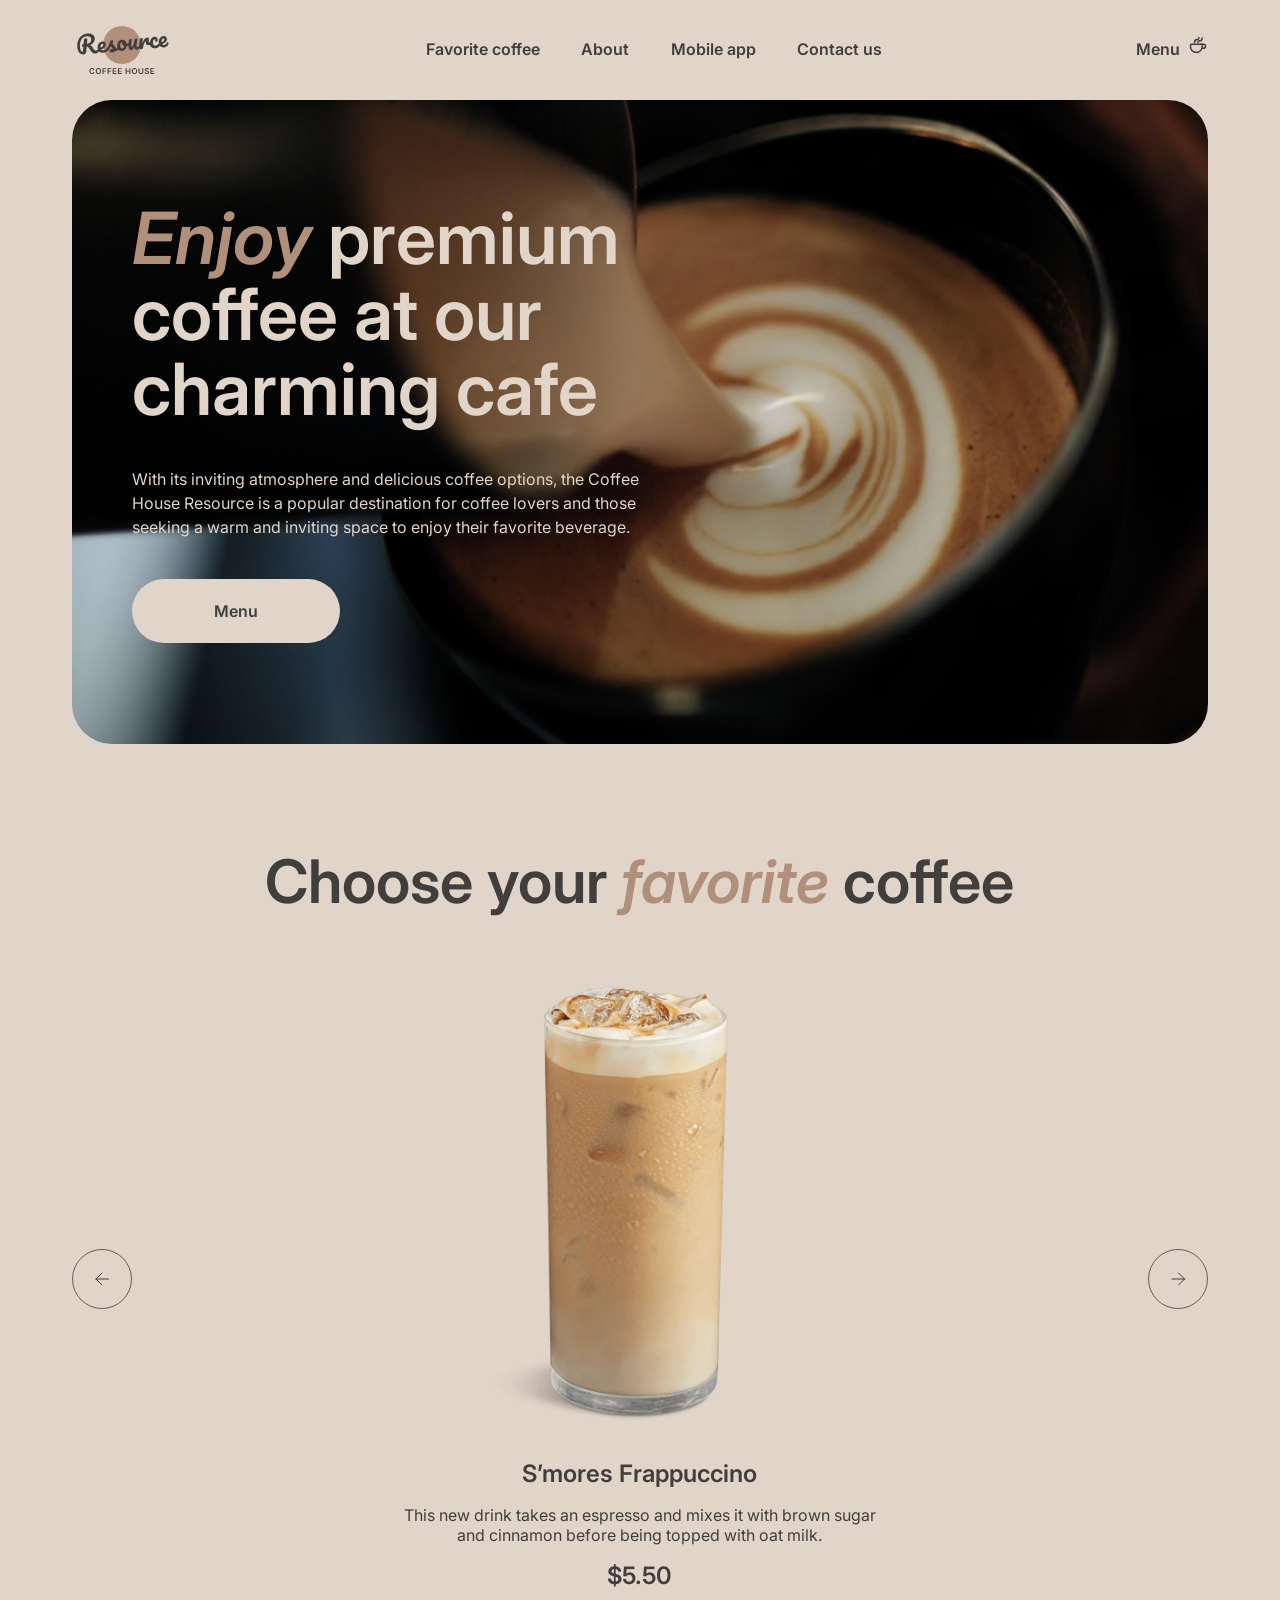
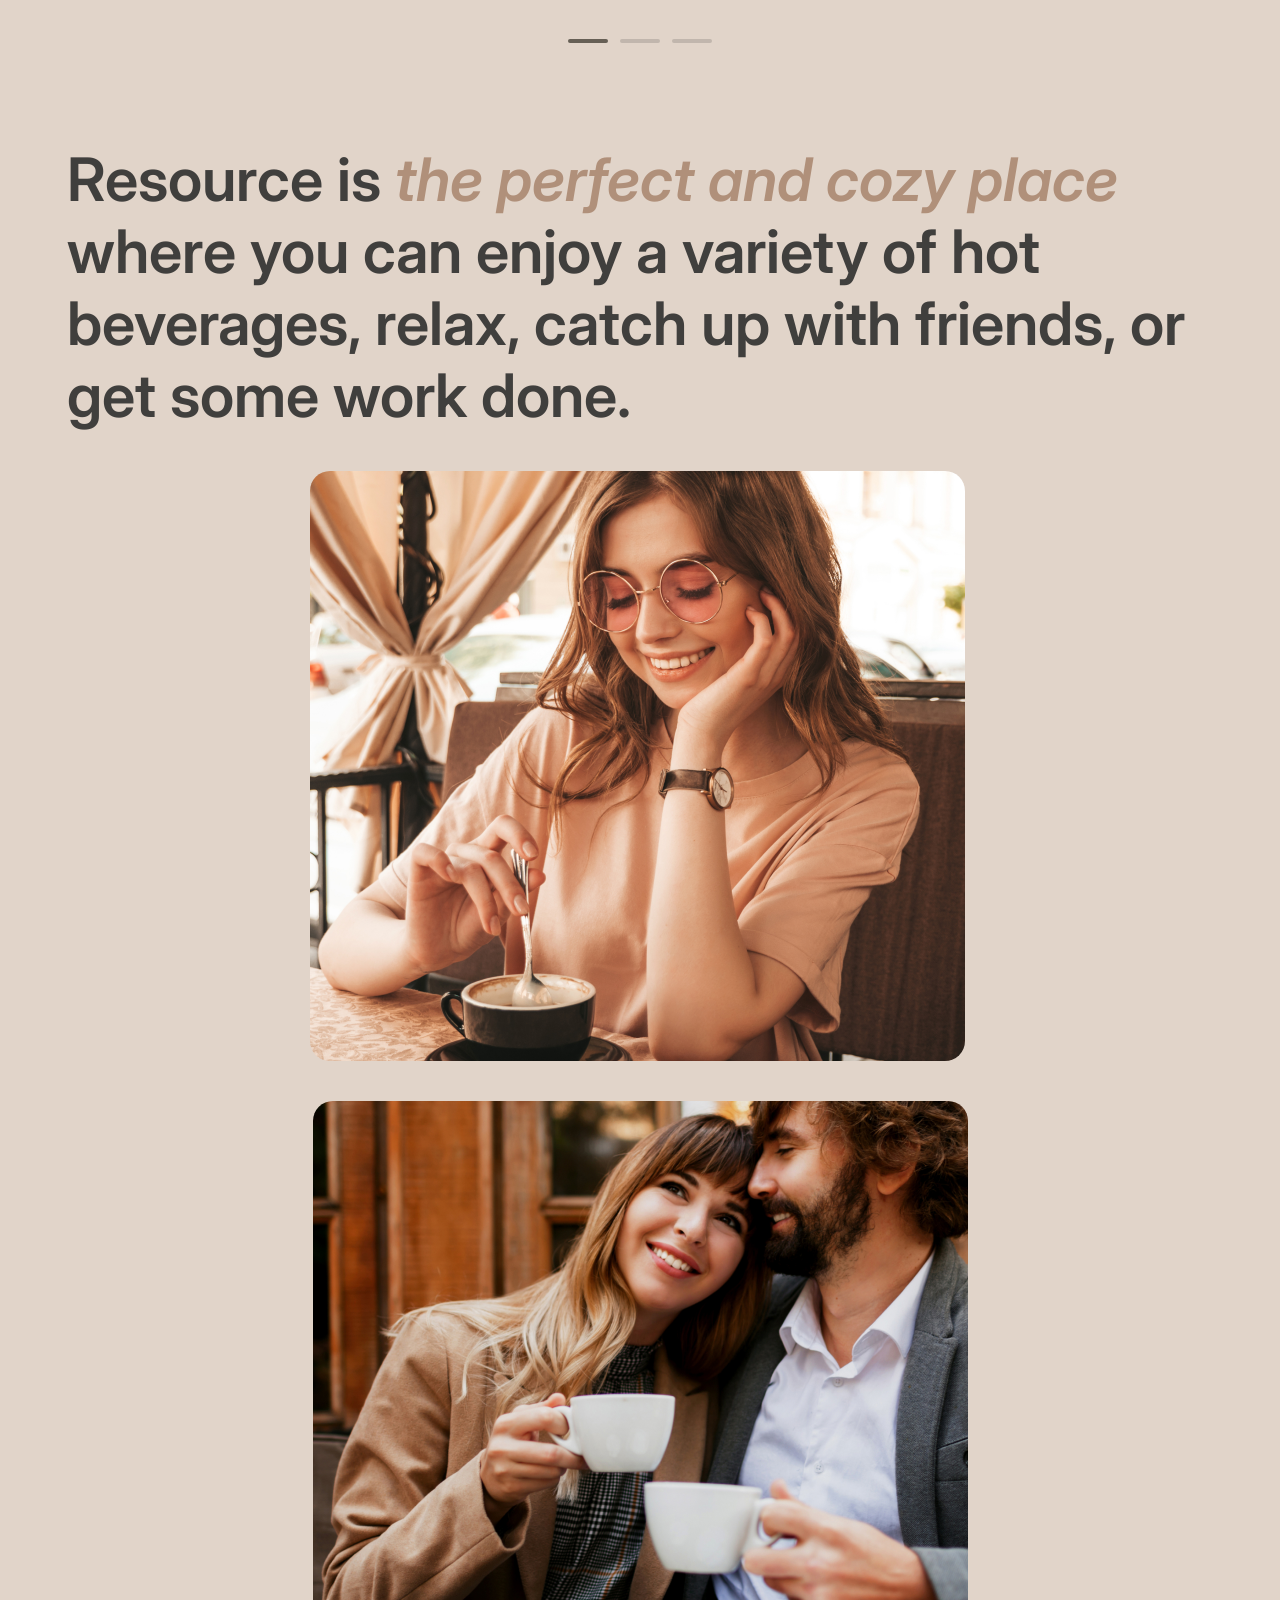
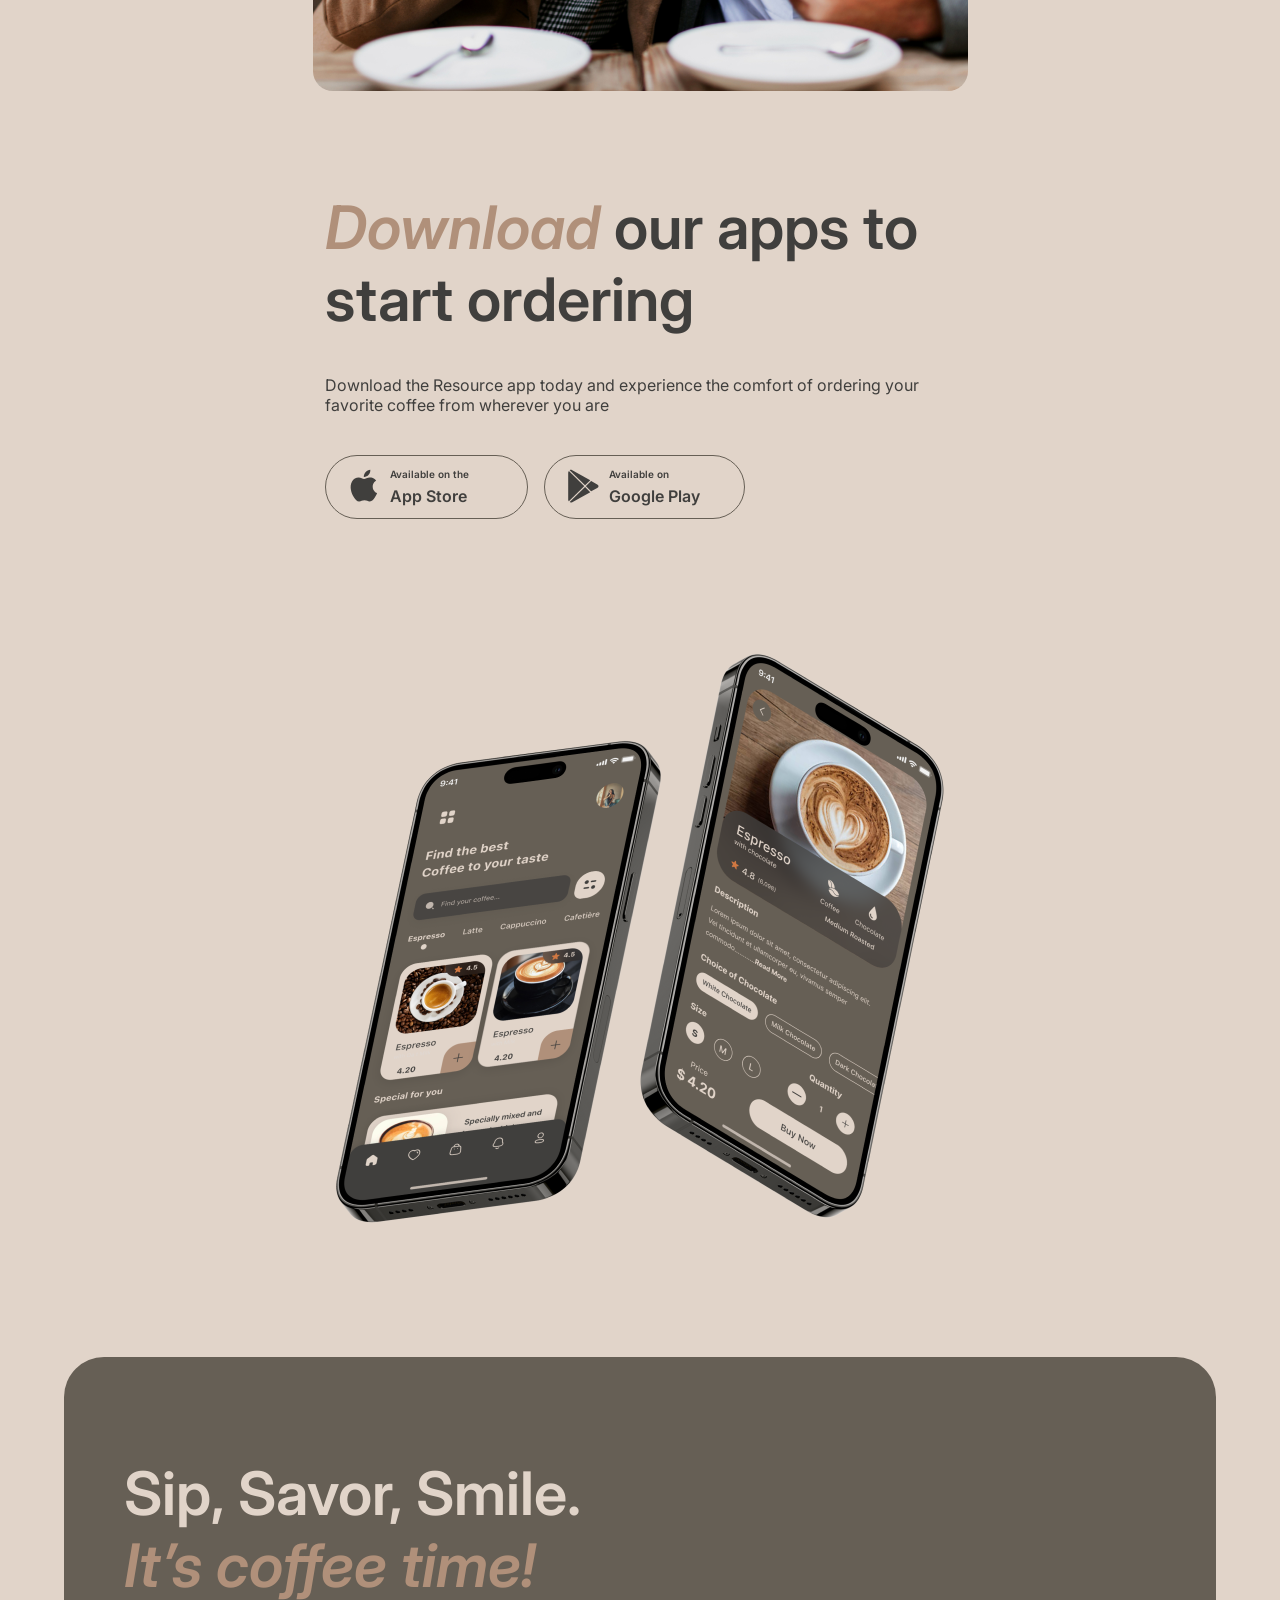
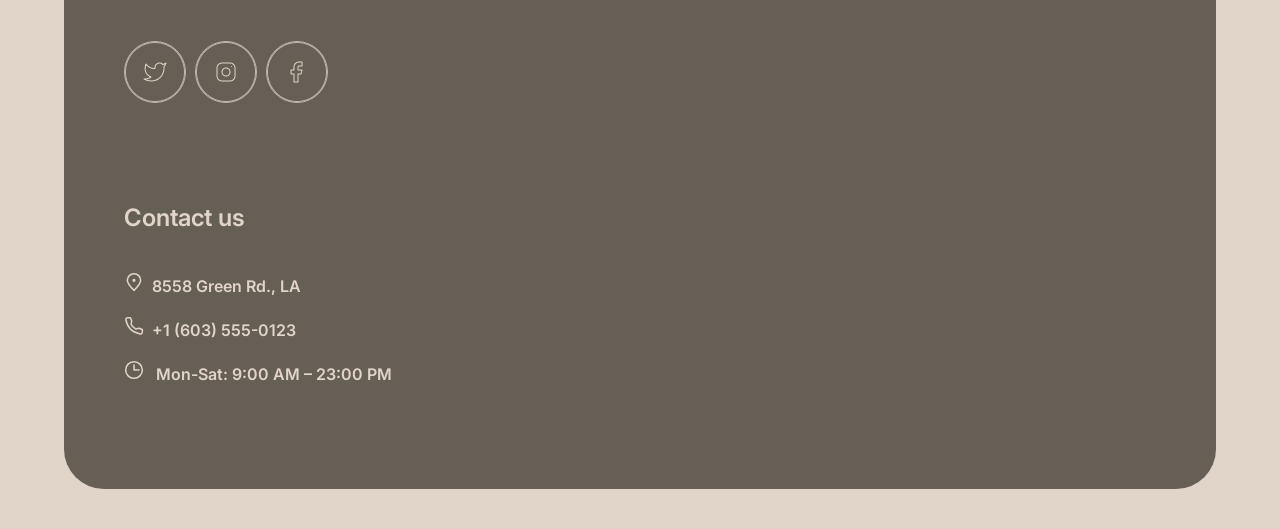
<file: index.html>
<!DOCTYPE html>
<html lang="en">
<head>
  <meta charset="UTF-8">
  <meta http-equiv="X-UA-Compatible" content="IE=edge">
  <meta name="viewport" content="width=device-width, initial-scale=1.0">
  <title>Cofffee House</title>

  <link rel="stylesheet" href="css/style.css">
  <link rel="stylesheet" href="./css/responsive.css">
  <link rel="preconnect" href="https://fonts.googleapis.com">
  <link rel="preconnect" href="https://fonts.gstatic.com" crossorigin>
  <link href="https://fonts.googleapis.com/css2?family=Inter:wght@100;200;300;400;500;600;700;800;900&display=swap" rel="stylesheet">
  <link rel="icon" type="image/x-icon" href="img/logo.svg">
</head>
<body>

  <header>
    <div class="header">
      <img class="header__logo" src="img/logo.svg" alt="logo">

      <nav>
          <ul>
            <li><a href="#favorite-coffee">Favorite coffee</a></li>
            <li><a href="#about-section">About</a></li>
            <li><a href="#mobile-app">Mobile app</a></li>
            <li><a href="#footer">Contact us</a></li>
          </ul>
      </nav>

      <ul class="coffee-menu">
        <li class="coffee-menu-button"><a href="./pages/coffee-menu.html" style="text-decoration: none;"><h3>Menu</h3><img src="img/coffee-cup.svg" alt="coffe cup"></a></li>
        <li class="burger-menu"></li>
      </ul>
    </div>

    <div class="burger-block">
      <ul>
        <li class="link" style="margin-top: 60px;"><a href="#favorite-coffee">Favorite coffee</a></li>
        <li class="link"><a href="#about-section">About</a></li>
        <li class="link"><a href="#mobile-app">Mobile app</a></li>
        <li class="link"><a href="#footer">Contact us</a></li>
      </ul>
      <a class="go-to-ceffe-menu link" href="./pages/coffee-menu.html">Menu <img style="position: absolute; margin-left: 16px;" src="./img/coffee-cup-burger.svg" alt="coffee cup"></a>
      </div>
    </div>
  </header>

  <main>
    <section class="header-section">
      <div class="header-section__img">
        <div class="link-block">
          <p><span>Enjoy</span> premium coffee at our charming cafe</p>
          <h4>With its inviting atmosphere and delicious coffee options, the Coffee House Resource is a 
            popular destination for coffee lovers and those seeking a warm and inviting space to enjoy their 
            favorite beverage.</h4>

          <a href="./pages/coffee-menu.html" class="menu-link"><h5>Menu</h5></a>
        </div>
      </div>
    </section>

    <section id="favorite-coffee" class="favorite-coffee">
      <h3 class="choose-fav-coffee">Choose your <span>favorite</span> coffee</h3>
      <div class="slider-block">
        <button class="arrow-left"></button>
          <div class="slider">
            <div class="elements">
              <div class="slide slide1">
                <img src="./img/coffee-slider-1.svg" alt="slider-1">
                <h3>S’mores Frappuccino</h3>
                <p>This new drink takes an espresso and mixes it with brown sugar and cinnamon before being topped with oat milk.</p>
                <h4>$5.50</h4>
              </div>
  
              <div class="slide slide2">
                <img src="./img/coffee-slider-2.svg" alt="slider-1">
                <h3>Caramel Macchiato</h3>
                <p>Fragrant and unique classic espresso with rich caramel-peanut syrup, with cream under whipped thick foam.</p>
                <h4>$5.00</h4>
              </div>
  
              <div class="slide slide3">
                <img src="./img/coffee-slider-3.svg" alt="slider-1">
                <h3>Ice coffee</h3>
                <p>A popular summer drink that tones and invigorates. Prepared from coffee, milk and ice.</p>
                <h4>$4.50</h4>
              </div>
            </div>
          </div>
        <button class="arrow-right"></button>
      </div>

      <div class="pagination-block">
        <div class="pagination active"></div>
        <div class="pagination"></div>
        <div class="pagination"></div>
      </div>
    </section>
    
    <section id="about-section" class="about-section">
      <h5>Resource is <span>the perfect and cozy place</span> where you can enjoy a variety of hot beverages, relax, catch up with friends, or get some work done.</h5>

      <div class="about-section__columns" style="display: flex; justify-content: space-between;">
        <div class="column-1">
          <div class="parent">
            <div class="child bg-one"></div>
          </div>
          <div class="parent2">
            <div class="child2 bg-two"></div>
          </div>
        </div>
  
        <div class="column-2">
          <div class="parent2">
            <div class="child bg-three"></div>
          </div>
          <div class="parent">
            <div class="child bg-four"></div>
          </div>
        </div>
      </div>
    </section>

    <section id="mobile-app">
      <div class="left-side">
        <div class="left-side__block">
          <h4><span>Download</span> our apps to start ordering</h4>
          <p>Download the Resource app today and experience the comfort of ordering your favorite coffee from wherever you are</p>

          <div class="buttons">
            <a class="apple-button" href="#"><h5>Available on the</h5><h6>App Store</h6></a>
            <a class="google-button" href="#"><h5>Available on</h5><h6>Google Play</h6></a>
          </div>
        </div>
      </div>
      <div class="rigth-side">
        <img src="./img/mobile-app/mobile-screens.png" alt="mobile app">
      </div>
    </section>
  </main>

  <footer id="footer">
    <div class="footer-container">
      <div class="left-side">
        <h1>Sip, Savor, Smile. <span>It’s coffee time!</span></h1>
        <div class="social-media">
          <div class="twiter"></div>
          <div class="instagram"></div>
          <div class="facebook"></div>
        </div>
      </div>

      <div class="right-side">
        <h4>Contact us</h4>
        <ul>
          <li><a href="https://www.google.com/maps/search/8558+Green+Rd,+Trafalgar,+IN,+USA/@38.6129369,-116.4853244,3z?entry=ttu" target="_blank"><img src="img/footer/position-icon.svg" alt="position">8558 Green Rd.,  LA</a></li>
          <li><a href="tel:+16035550123"><img src="img/footer/phone-icon.svg" alt="phone">+1 (603) 555-0123</a></li>
          <li><img src="img/footer/clock-icon.svg" alt="clock"> Mon-Sat: 9:00 AM – 23:00 PM</li>
        </ul>
      </div>
    </div>
  </footer>

  <script src="./js/script.js"></script>
  <script src="./js/carousel.js"></script>
</body>
</html>
</file>
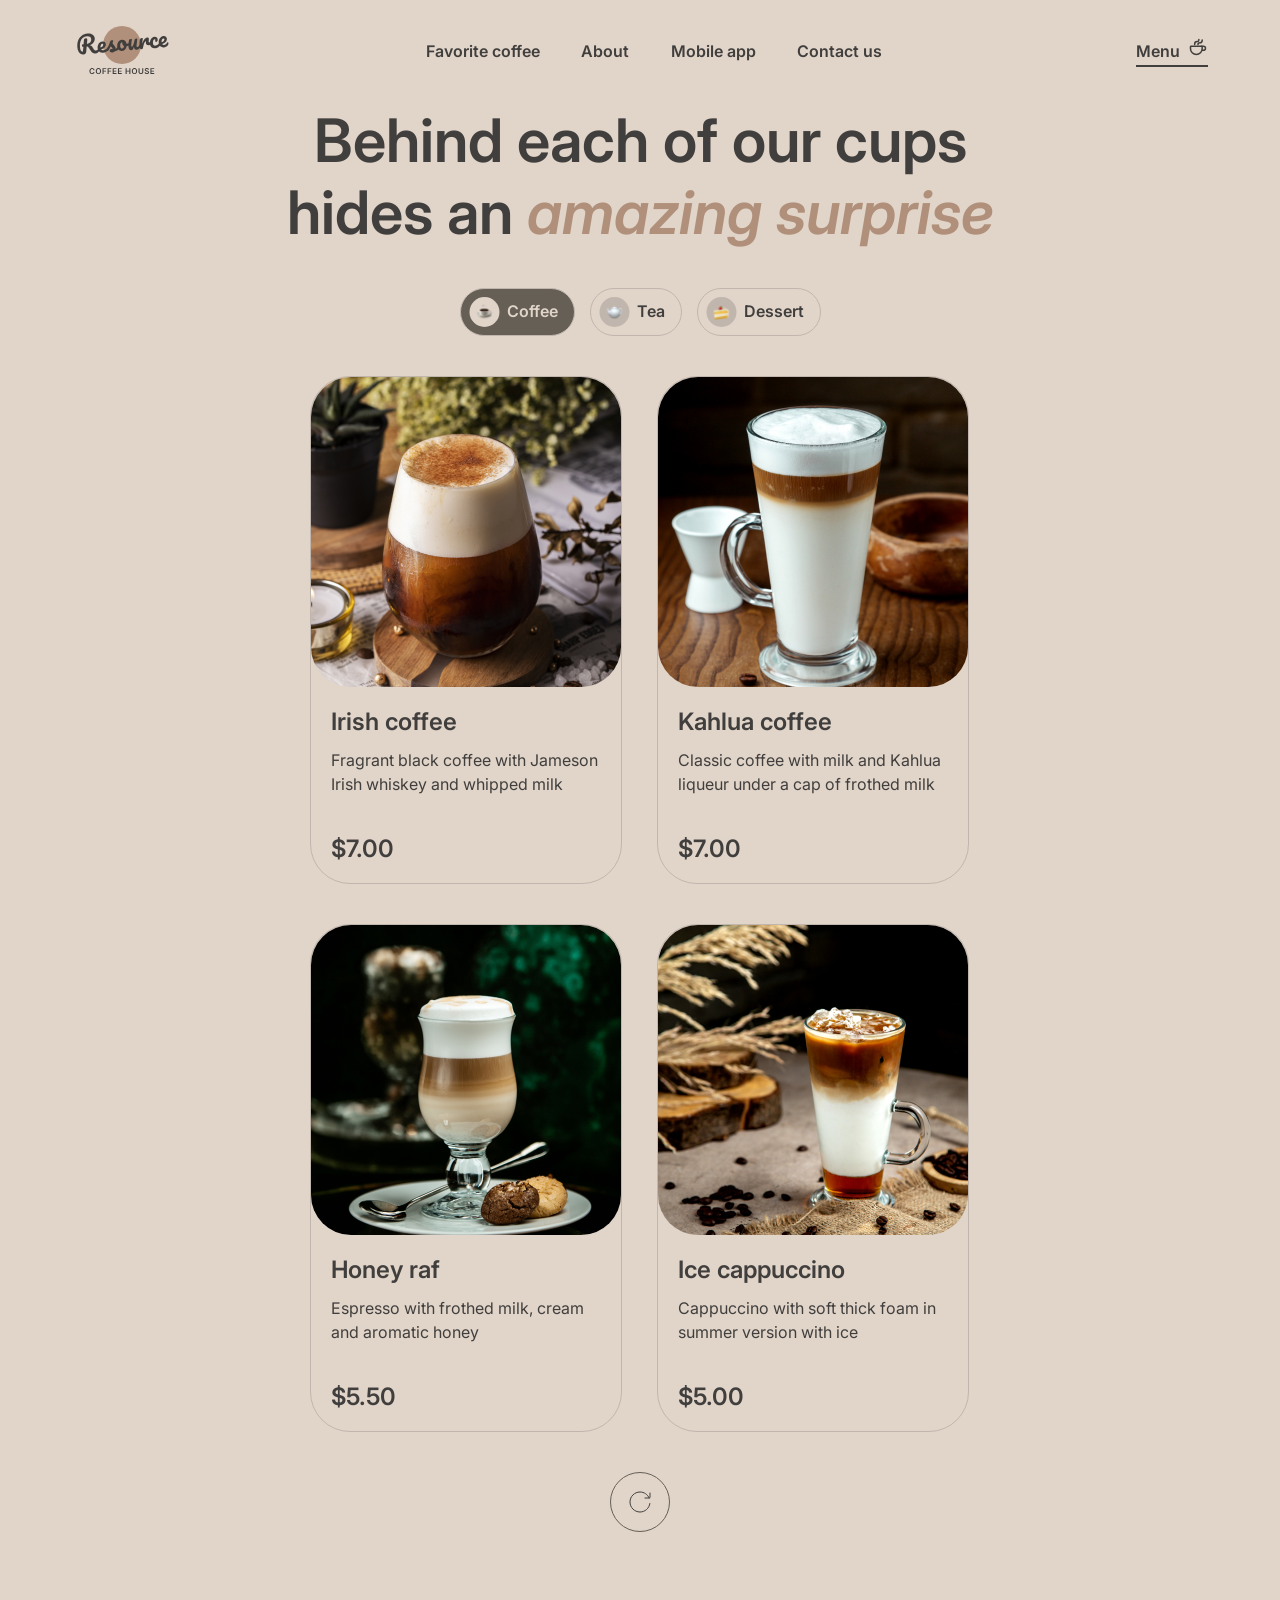
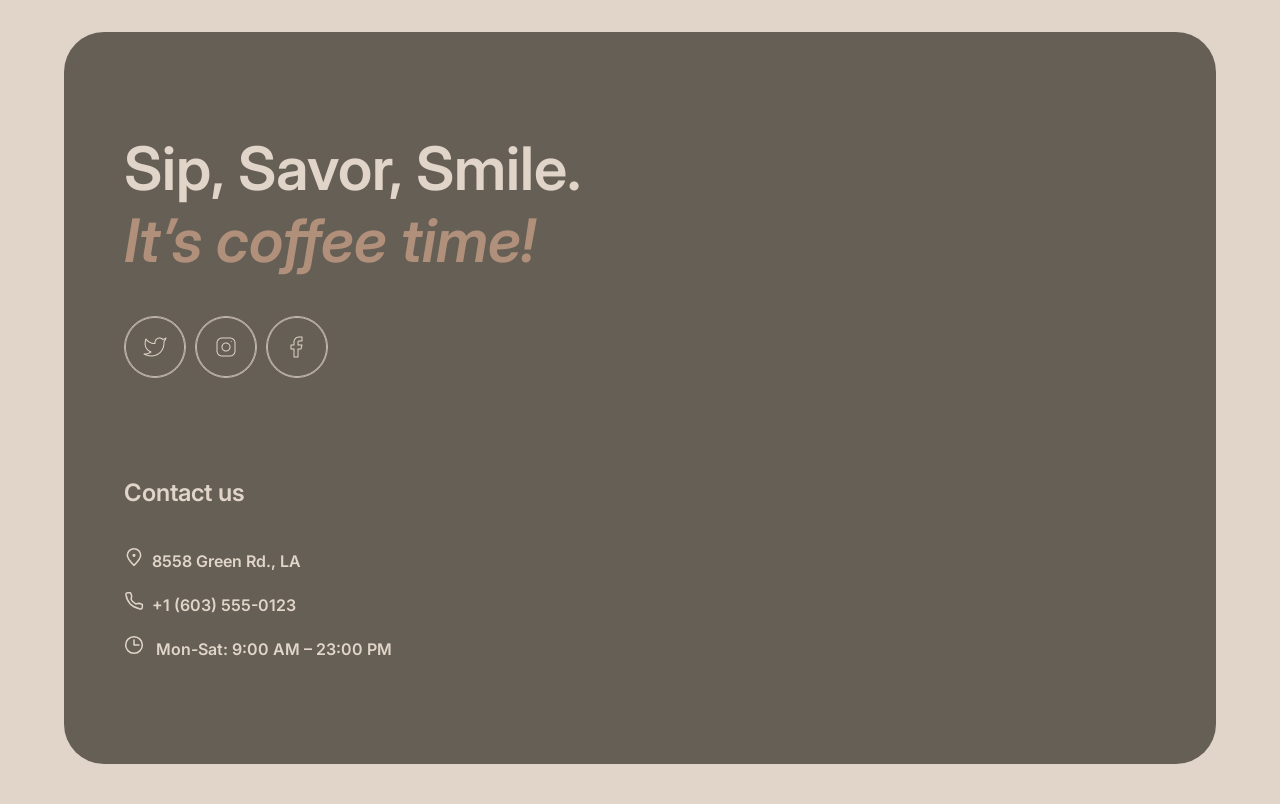
<file: pages/coffee-menu.html>
<!DOCTYPE html>
<html lang="en">
<head>
  <meta charset="UTF-8">
  <meta http-equiv="X-UA-Compatible" content="IE=edge">
  <meta name="viewport" content="width=device-width, initial-scale=1.0">
  <link rel="preconnect" href="https://fonts.googleapis.com">
  <link rel="preconnect" href="https://fonts.gstatic.com" crossorigin>
  <link href="https://fonts.googleapis.com/css2?family=Inter:wght@100;200;300;400;500;600;700;800;900&display=swap" rel="stylesheet">
  <title>House Menu</title>
  <link rel="stylesheet" href="../css/house-menu.css">
  <link rel="icon" type="image/x-icon" href="../img/logo.svg">
  <link rel="stylesheet" href="../css/responsive.css">
</head>
<body>
  <header>
    <div class="header">
      <a href="../index.html"><img class="header__logo" src="../img/logo.svg" alt="logo"></a>

      <nav>
          <ul>
            <li><a href="#">Favorite coffee</a></li>
            <li><a href="#">About</a></li>
            <li><a href="#">Mobile app</a></li>
            <li><a href="#footer">Contact us</a></li>
          </ul>
      </nav>

      <ul class="coffee-menu">
        <li class="coffee-button"><a href="#" style="text-decoration: none;"><h3>Menu</h3><img src="../img/coffee-cup.svg" alt="coffe cup"></a></li>
        <li class="burger-menu"></li>
      </ul>
    </div>

    <div class="burger-block">
      <ul>
        <li class="link" style="margin-top: 60px;"><a href="#favorite-coffee">Favorite coffee</a></li>
        <li class="link"><a href="#about-section">About</a></li>
        <li class="link"><a href="#mobile-app">Mobile app</a></li>
        <li class="link"><a href="#footer">Contact us</a></li>
      </ul>
      <a class="go-to-ceffe-menu link" href="#">Menu <img style="position: absolute; margin-left: 16px;" src="../img/coffee-cup-burger.svg" alt="coffee cup"></a>
      </div>
    </div>
  </header>

  <div class="modal-for-coffee">
    <div class="parent">

    </div>

    <div class="description">
      <h2 class="name">Irish coffee</h2>
      <p class="desc">Fragrant black coffee with Jameson Irish whiskey and whipped milk</p>

      <h3>Size</h3>
      <div class="sizes">
        <button class="small active">200 ml</button>
        <button class="avarage">300 ml</button>
        <button class="big">400 ml</button>
      </div>

      <h3 class="add">Additives</h3>
      <div class="addictives">
        <button class="first">Sugar</button>
        <button class="second">Cinnamon</button>
        <button class="third">Syrup</button>
      </div>

      <div class="total">
        <h4>Total:</h4>
        <h6 class="prise">$0.00</h6>
      </div>

      <div class="alert">
        <img src="../img/house-menu/menu/description/info-empty.svg" alt="alert">
        <p>The cost is not final. Download our mobile app to see the final price and place your order. Earn loyalty points and enjoy your favorite coffee with up to 20% discount.</p>
      </div>

      <button class="close-button">Close</button>
    </div>
  </div>

  <div class="background"></div>

  <main>
    <section class="coffee-tea-des">
      <h1>Behind each of our cups hides an <span>amazing surprise</span></h1>

      <div class="menu-block">
        <div class="menu-buttons">
          <button class="coffee-button active">Coffee</button>
          <button class="tea-button">Tea</button>
          <button class="dessert-button">Dessert</button>
        </div>

        <div class="menu">
          <div class="coffee-section section">
            <div class="item">
              <div class="parent">
                <img src="../img/house-menu/menu/coffee/coffee-1.png" alt="coffee-1">
              </div>
              <div class="about">
                <h6>Irish coffee</h6>
                <p>Fragrant black coffee with Jameson Irish whiskey and whipped milk</p>
                <h3>$7.00</h3>
              </div>
            </div>
  
            <div class="item kahlua">
              <div class="parent">
                <img src="../img/house-menu/menu/coffee/coffee-2.png" alt="coffee-1">
              </div>
              <div class="about">
                <h6>Kahlua coffee</h6>
                <p>Classic coffee with milk and Kahlua liqueur under a cap of frothed milk</p>
                <h3>$7.00</h3>
              </div>
            </div>
  
            <div class="item">
              <div class="parent">
                <img src="../img/house-menu/menu/coffee/coffee-3.png" alt="coffee-1">
              </div>
              <div class="about">
                <h6>Honey raf</h6>
                <p>Espresso with frothed milk, cream and aromatic honey</p>
                <h3>$5.50</h3>
              </div>
            </div>
  
            <div class="item" style="margin-right: 0;">
              <div class="parent">
                <img src="../img/house-menu/menu/coffee/coffee-4.png" alt="coffee-1">
              </div>
              <div class="about">
                <h6>Ice cappuccino</h6>
                <p>Cappuccino with soft thick foam in summer version with ice</p>
                <h3>$5.00</h3>
              </div>
            </div>
  
            <div class="item_block-to-hide">
              <div class="item">
                <div class="parent">
                  <img src="../img/house-menu/menu/coffee/coffee-5.png" alt="coffee-1">
                </div>
                <div class="about">
                  <h6>Espresso</h6>
                  <p>Classic black coffee</p>
                  <h3>$4.50</h3>
                </div>
              </div>
    
              <div class="item">
                <div class="parent">
                  <img src="../img/house-menu/menu/coffee/coffee-6.png" alt="coffee-1">
                </div>
                <div class="about">
                  <h6>Latte</h6>
                  <p>Espresso coffee with the addition of steamed milk and dense milk foam</p>
                  <h3>$5.50</h3>
                </div>
              </div>
    
              <div class="item">
                <div class="parent">
                  <img src="../img/house-menu/menu/coffee/coffee-7.png" alt="coffee-1">
                </div>
                <div class="about">
                  <h6>Latte macchiato</h6>
                  <p>Espresso with frothed milk and chocolate</p>
                  <h3>$5.50</h3>
                </div>
              </div>
  
              <div class="item" style="margin-right: 0;">
                <div class="parent">
                  <img src="../img/house-menu/menu/coffee/coffee-8.png" alt="coffee-1">
                </div>
                <div class="about">
                  <h6>Coffee with cognac</h6>
                  <p>Fragrant black coffee with cognac and whipped cream</p>
                  <h3>$6.50</h3>
                </div>
              </div>
            </div>

            <button id="coffee" class="refresh-button"></button>
          </div>

          <div class="tea-section section">
            <div class="item">
              <div class="parent">
                <img src="../img/house-menu/menu/tea/tea-1.png" alt="tea-1">
              </div>
              <div class="about">
                <h6>Moroccan</h6>
                <p>Fragrant black tea with the addition of tangerine, cinnamon, honey, lemon and mint</p>
                <h3>$4.50</h3>
              </div>
            </div>

            <div class="item">
              <div class="parent">
                <img src="../img/house-menu/menu/tea/tea-2.png" alt="tea-2">
              </div>
              <div class="about">
                <h6>Ginger</h6>
                <p>Original black tea with fresh ginger, lemon and honey</p>
                <h3>$5.00</h3>
              </div>
            </div>

            <div class="item">
              <div class="parent">
                <img src="../img/house-menu/menu/tea/tea-3.png" alt="tea-3">
              </div>
              <div class="about">
                <h6>Cranberry</h6>
                <p>Invigorating black tea with cranberry and honey</p>
                <h3>$5.00</h3>
              </div>
            </div>

            <div class="item">
              <div class="parent">
                <img src="../img/house-menu/menu/tea/tea-4.png" alt="tea-4">
              </div>
              <div class="about">
                <h6>Sea buckthorn</h6>
                <p>Toning sweet black tea with sea buckthorn, fresh thyme and cinnamon</p>
                <h3>$5.00</h3>
              </div>
            </div>
          </div>

          <div class="dessert-section section">
            <div class="item">
              <div class="parent">
                <img src="../img/house-menu/menu/dessert/dessert-1.png" alt="dessert-1">
              </div>
              <div class="about">
                <h6>Marble cheesecake</h6>
                <p>Philadelphia cheese with lemon zest on a light sponge cake and red currant jam</p>
                <h3>$3.50</h3>
              </div>
            </div>
  
            <div class="item">
              <div class="parent">
                <img src="../img/house-menu/menu/dessert/dessert-2.png" alt="dessert-2">
              </div>
              <div class="about">
                <h6>Red velvet</h6>
                <p>Layer cake with cream cheese frosting</p>
                <h3>$4.00</h3>
              </div>
            </div>
  
            <div class="item">
              <div class="parent">
                <img src="../img/house-menu/menu/dessert/dessert-3.png" alt="dessert-3">
              </div>
              <div class="about">
                <h6>Cheesecakes</h6>
                <p>Soft cottage cheese pancakes with sour cream and fresh berries and sprinkled with powdered sugar</p>
                <h3>$4.50</h3>
              </div>
            </div>
  
            <div class="item" style="margin-right: 0;">
              <div class="parent">
                <img src="../img/house-menu/menu/dessert/dessert-4.png" alt="dessert-4">
              </div>
              <div class="about">
                <h6>Creme brulee</h6>
                <p>Delicate creamy dessert in a caramel basket with wild berries</p>
                <h3>$4.00</h3>
              </div>
            </div>
  
            <div id="item-to-hide-dessert" class="item_block-to-hide">
              <div class="item">
                <div class="parent">
                  <img src="../img/house-menu/menu/dessert/dessert-5.png" alt="dessert-5">
                </div>
                <div class="about">
                  <h6>Pancakes</h6>
                  <p>Tender pancakes with strawberry jam and fresh strawberries</p>
                  <h3>$4.50</h3>
                </div>
              </div>
    
              <div class="item">
                <div class="parent">
                  <img src="../img/house-menu/menu/dessert/dessert-6.png" alt="dessert-6">
                </div>
                <div class="about">
                  <h6>Honey cake</h6>
                  <p>Classic honey cake with delicate custard</p>
                  <h3>$4.50</h3>
                </div>
              </div>
    
              <div class="item">
                <div class="parent">
                  <img src="../img/house-menu/menu/dessert/dessert-7.png" alt="dessert-7">
                </div>
                <div class="about">
                  <h6>Chocolate cake</h6>
                  <p>Cake with hot chocolate filling and nuts with dried apricots</p>
                  <h3>$5.50</h3>
                </div>
              </div>
  
              <div class="item" style="margin-right: 0;">
                <div class="parent">
                  <img src="../img/house-menu/menu/dessert/dessert-8.png" alt="dessert-8">
                </div>
                <div class="about">
                  <h6>Black forest</h6>
                  <p>A combination of thin sponge cake with cherry jam and light chocolate mousse</p>
                  <h3>$6.50</h3>
                </div>
              </div>
            </div>

            <button id="dessert" class="refresh-button"></button>
          </div>
        </div>
      </div>
    </section>
  </main>

  <footer id="footer">
    <div class="footer-container">
      <div class="left-side">
        <h3>Sip, Savor, Smile. <span>It’s coffee time!</span></h3>
        <div class="social-media">
          <div class="twiter"></div>
          <div class="instagram"></div>
          <div class="facebook"></div>
        </div>
      </div>

      <div class="right-side">
        <h4>Contact us</h4>
        <ul>
          <li><a href="https://www.google.com/maps/search/8558+Green+Rd,+Trafalgar,+IN,+USA/@38.6129369,-116.4853244,3z?entry=ttu" target="_blank"><img src="../img/footer/position-icon.svg" alt="position">8558 Green Rd.,  LA</a></li>
          <li><a href="tel:+16035550123"><img src="../img/footer/phone-icon.svg" alt="phone">+1 (603) 555-0123</a></li>
          <li><img src="../img/footer/clock-icon.svg" alt="clock"> Mon-Sat: 9:00 AM – 23:00 PM</li>
        </ul>
      </div>
    </div>
  </footer>

  <script src="../js/script.js"></script>
  <script src="../js/menu.js"></script>
  <script src="../js/openCards.js"></script>
</body>
</html>
</file>
<file: css/style.css>
* {
  margin: 0;
  padding: 0;
}

html {
  scroll-behavior: smooth;
}

body {
  max-width: 1440px;
  background: #E1D4C9;
  margin: 0 auto;
  font-family: 'Inter', sans-serif;
}

header {
  margin-top: 20px;
  margin-bottom: 20px;
  overflow: hidden;
}

.coffe-menu {
  display: flex;
}

.header__logo {
  cursor: pointer;
}

.coffe-menu h3 {
  font-size: 16px;
  font-style: normal;
  font-weight: 600;
  line-height: 150%;
}

.header {
  display: flex;
  max-width: 1360px;
  justify-content: space-between;
  align-items: center;
  margin: 0 auto;
}

.header nav ul {
  display: flex;
  list-style-type: none;
  justify-content: space-between;
  width: 456px;
}

.header nav ul li a {
  text-decoration: none;
  font-size: 16px;
  font-style: normal;
  font-weight: 600;
  line-height: 150%;
  color: #403F3D;
  cursor: pointer;
  transition: .5s ease-out;
}

.header nav ul li::after {
  content: "";
  height: 2px;
  width: 30%;
  background: #403F3D;
  display: block;
  margin: 0 auto;
  opacity: 0;
  transition: all 0.4s;
}

.header .coffee-menu {
  display: flex;
  list-style-type: none;
  justify-content: space-between;
  cursor: pointer;
  width: 72px;
}

.header .coffee-menu h3 {
  font-size: 16px;
  font-style: normal;
  font-weight: 600;
  line-height: 1.8;
  display: inline;
  color: #403F3D;
}

.header .coffee-menu li {
  width: 72px;
}

.header .coffee-menu img {
  display: inline;
  margin-left: 8px;
}

.header .coffee-menu li::after {
  content: "";
  height: 2px;
  width: 25%;
  background: #403F3D;
  display: block;
  margin: 0 auto;
  opacity: 0;
  transition: all 0.4s;
}

.header nav ul li:hover::after,
.header .coffee-menu li:hover::after {
  opacity: 1;
  width: 100%;
}



/* ================
  HEADER SECTION
*/

.header-section {
  max-width: 1360px;
  height: 644px;
  margin: 0 auto;
  margin-bottom: 100px;
}

.header-section__img {
  background-image: url("../img/container.png");
  background-size: contain;
  background-repeat: no-repeat;
  width: 100%;
  height: 100%;
  border-radius: 40px;
  position: relative;
}

.header-section__img .link-block {
  width: 530px;
  height: 444px;
  margin-top: 100px;
  margin-left: 100px;
  position: absolute;
}

.header-section__img .link-block p {
  color: #E1D4C9;
  font-size: 72px;
  font-style: normal;
  font-weight: 600;
  line-height: 105%;
  margin-bottom: 40px;
}

.header-section__img .link-block p span {
  color: #B0907A;
  font-size: 72px;
  font-style: italic;
  font-weight: 600;
  line-height: 105%;
}

.header-section__img .link-block h4 {
  color:#E1D4C9;
  font-size: 16px;
  font-style: normal;
  font-weight: 400;
  line-height: 150%;
}

.link-block .menu-link {
  display: inline-block;
  padding: 20px 82px;
  border-radius: 100px;
  background: #E1D4C9;
  color: #403F3D;
  text-align: center;
  font-size: 16px;
  font-weight: 600;
  line-height: 150%;
  text-decoration: none;
  margin-top: 40px;
  transition: all .5s;
}

.link-block .menu-link::after {
  content: url("../img/coffee-cup.svg");
  margin-top: 2px;
  position: absolute;
  opacity: 0;
  transition: all .5s;
}

.link-block .menu-link:hover {
  padding-left: 74px;
  padding-right: 90px;
}

.link-block .menu-link:hover::after {
  margin-left: 8px;
  opacity: 1;
}

.link-block .menu-link h5 {
  display: inline-block;
  color: #403F3D;
  font-size: 16px;
  font-weight: 600;
  line-height: 150%;
}


/* 
  FAVORITE COFFEE
*/

.favorite-coffee {
  max-width: 1360px;
  height: 799px;
  margin: 0 auto;
  margin-bottom: 100px;
}

.choose-fav-coffee {
  color: #403F3D;
  text-align: center;
  font-size: 60px;
  font-weight: 600;
  line-height: 125%;
  margin-bottom: 40px;
}

.choose-fav-coffee span {
  color:#B0907A;
  font-size: 60px;
  font-style: italic;
  font-weight: 600;
  line-height: 125%;
}

.favorite-coffee .slider {
  height: 640px;
  width: 480px;
}

.slider-block .arrow-left {
  background: url("../img/button-icon-left.svg");
  background-size: contain;
  background-repeat: no-repeat;
  border: none;
  width: 60px;
  height: 60px;
  cursor: pointer;
  transition: all .5s;
}

.slider-block .arrow-left:hover {
  background: url("../img/button-icon-left-hover.svg");
}

.slider-block .arrow-right {
  background: url("../img/button-icon-right.svg");
  background-size: contain;
  background-repeat: no-repeat;
  border: none;
  width: 60px;
  height: 60px;
  cursor: pointer;
  transition: all .4s;
}

.slider-block .arrow-right:hover {
  background: url("../img/button-icon-rigth-hover.svg");
}

.slider-block {
  display: flex;
  justify-content: space-between;
  align-items: center;
  margin-bottom: 40px;
}

.slider img {
  margin: 0 auto;
  display: block;
  margin-bottom: 20px;
}

.slider-block .slider {
  height: 640px;
}

.slider-block .slider h3 {
  color: #403F3D;
  text-align: center;
  font-size: 24px;
  font-weight: 600;
  line-height: 125%;
  margin-bottom: 16px;
}

.slider-block .slider p {
  color:#403F3D;
  text-align: center;
  font-size: 16px;
  font-weight: 400;
  max-width: 480px;
  margin: 0 auto;
  margin-bottom: 16px;
}

.slider-block .slider h4 {
  color: #403F3D;
  text-align: center;
  font-size: 24px;
  font-weight: 600;
}

.slider .slide-1 {
  /* width: 1152px; */
  height: 640px;
}

.pagination-block {
  width: 144px;
  height: 4px;
  margin: 0 auto;
  display: flex;
  justify-content: space-between;
  transition: all 1s;
}

.pagination-block div.active {
  width: 40px;
  height: 4px;
  border-radius: 100px;
  background: #665F55;
  transition: all 1s;
}

.pagination-block div {
  width: 40px;
  height: 4px;
  border-radius: 100px;
  background: #C1B6AD;
  transition: all 1s;
}


/* 
  ABOUT SECTION
*/

.about-section {
  width: 1360px;
  height: 1325px;
  margin: 0 auto;
  margin-bottom: 100px;
}

.about-section .column-1 {
  width: 660px;
  height: 1060px;
}

.child.bg-one {
  background-image: url("../img/about-block/about-1.png");
}

.child2.bg-two {
  background-image: url("../img/about-block/about-2.png");
}

.child.bg-three {
  background-image: url("../img/about-block/about-3.png");
}

.child.bg-four {
  background-image: url("../img/about-block/about-4.png");
}

.parent {
  width: 655px;
  height: 590px;
  overflow: hidden;
  position: relative;
  border-radius: 20px;
}

.child {
  width: 726px;
  height: 726px;
  transition: all .5s;
  position: absolute;
  top: -68px;
  left: -36px;
}

.parent:hover .child,
.parent2:hover .child2,
.parent2:hover .child {
  transform: scale(0.92);
}

.parent2 {
  width: 660px;
  height: 430px;
  overflow: hidden;
  position: relative;
  border-radius: 20px;
}

.child2 {
  width: 726px;
  height: 523px;
  transition: all .5s;
  position: absolute;
  top: -70px;
  left: -36px;
}

.column-1 .parent,
.column-2 .parent2 {
  margin-bottom: 40px;
}

.column-2 .bg-three {
  top: -148px;
}

.about-section h5 {
  color: #403F3D;
  font-size: 60px;
  font-weight: 600;
  margin-bottom: 40px;
}

.about-section span {
  color:#B0907A;
  font-size: 60px;
  font-style: italic;
  font-weight: 600;
}


/* 
  MOBILE APP
*/

#mobile-app {
  display: flex;
  max-width: 1360px;
  justify-content: space-between;
  height: 630px;
  margin: 0 auto;
  margin-bottom: 100px;
}

#mobile-app .left-side {
  width: 630px;
  height: 630px;
}

#mobile-app .left-side__block {
  width: 630px;
  height: 342px;
  margin-top: 144px;
}

#mobile-app .left-side__block h4 {
  color: #403F3D;
  font-size: 60px;
  font-weight: 600;
  margin-bottom: 40px;
}

#mobile-app .left-side__block span {
  color: #B0907A;
  font-size: 60px;
  font-style: italic;
  font-weight: 600;
}

#mobile-app .left-side__block p {
  color: #403F3D;
  font-size: 16px;
  font-style: normal;
  font-weight: 400;
  margin-bottom: 40px;
}

#mobile-app .left-side__block .buttons {
  display: flex;
  justify-content: space-between;
  width: 420px;
  height: 64px;
  transition: all .8s;
}

#mobile-app .buttons .apple-button h5 {
  color: #403F3D;
  text-align: center;
  font-size: 10px;
  font-style: normal;
  font-weight: 600;
  margin-bottom: 6px;
  transition: all .8s;
}

#mobile-app .buttons .apple-button h6 {
  color: #403F3D;
  font-family: Inter;
  font-size: 16px;
  font-style: normal;
  font-weight: 600;
  transition: all .8s;
}

#mobile-app .buttons .apple-button {
  padding: 12px 58px 12px 64px;
  border-radius: 100px;
  border: 1px solid #665F55;
  background: none;
  position: relative;
  color: white;
  text-decoration: none;
  transition: all 0.8s;
}

#mobile-app .buttons .apple-button::before {
  content: url("../img/mobile-app/icon-apple-grey.svg");
  position: absolute;
  left: 20px;
  top: 12px;
  transition: all 0.8s;
}

#mobile-app .buttons .apple-button:hover::before {
  content: url("../img/mobile-app/icon-apple-ligth.svg");
  position: absolute;
  transition: all 0.8s;
}

#mobile-app .buttons .apple-button:hover {
  background: #665F55;
  transition: all 0.8s;
}

#mobile-app .buttons .apple-button:hover h5,
#mobile-app .buttons .apple-button:hover h6  {
  color: #E1D4C9;
  transition: all .8s;
}

.buttons .google-button {
  padding: 12px 44px 12px 64px;
  border-radius: 100px;
  border: 1px solid #665F55;
  background: none;
  position: relative;
  color: white;
  text-decoration: none;
  transition: all 0.8s;
  position: relative;
  transition: all 0.8s;
}

.buttons .google-button h5 {
  color:#403F3D;
  font-family: Inter;
  font-size: 10px;
  font-weight: 600;
  margin-bottom: 6px;
  transition: all .8s;
}

.buttons .google-button h6 {
  color: #403F3D;
  font-family: Inter;
  font-size: 16px;
  font-weight: 600;
  transition: all .8s;
}

.buttons .google-button::before {
  content: url("../img/mobile-app/icon-google-grey.svg");
  position: absolute;
  top: 12px;
  left: 20px;
  transition: all .8s;
}

.buttons .google-button:hover {
  background: #665F55;
}

.buttons .google-button:hover h5,
.buttons .google-button:hover h6 {
  color: #E1D4C9;
}

.buttons .google-button:hover::before {
  content: url("../img/mobile-app/icon-google-ligth.svg");
  position: absolute;
  top: 12px;
  left: 20px;
  transition: all .8s;
}


/* 
  FOOTER
*/

footer {
  max-width: 1360px;
  border-radius: 40px;
  background: #665F55;
  margin: 0 auto;
  margin-bottom: 40px;
}

footer .footer-container {
  width: 1160px;
  height: 250px;
  padding: 100px;
  display: flex;
  justify-content: space-between;
}

footer .left-side {
  max-width: 530px;
}

footer .left-side h1 {
  color: #E1D4C9;
  font-family: Inter;
  font-size: 60px;
  font-weight: 600;
  margin-bottom: 40px;
}

footer .left-side h1 span {
  color: #B0907A;
  font-family: Inter;
  font-size: 60px;
  font-style: italic;
  font-weight: 600;
}

footer .social-media {
  display: flex;
  max-width: 204px;
  justify-content: space-between;
}

.social-media .instagram {
  background-image: url("../img/footer/instagram-default.png");
  width: 24px;
  height: 24px;
  background-repeat: no-repeat;
  border-radius: 100px;
  border: 1px solid #C1B6AD;
  padding: 18px;
  background-position: center;
  transition: all .2s;
  cursor: pointer;
}

.social-media .instagram:hover {
  background-image: url("../img/footer/instagram-hover.png");
  background-color: #E1D4C9;
}

.social-media .twiter {
  background-image: url("../img/footer/twiter-default.png");
  width: 24px;
  height: 24px;
  background-repeat: no-repeat;
  border-radius: 100px;
  border: 1px solid #C1B6AD;
  padding: 18px;
  background-position: center;
  transition: all .2s;
  cursor: pointer;
}

.social-media .twiter:hover {
  background-image: url("../img/footer/twiter-hover.png");
  background-color: #E1D4C9;
}

.social-media .facebook {
  background-image: url("../img/footer/facebook-default.png");
  width: 24px;
  height: 24px;
  background-repeat: no-repeat;
  border-radius: 100px;
  border: 1px solid #C1B6AD;
  padding: 18px;
  background-position: center;
  transition: all .2s;
  cursor: pointer;
}

.social-media .facebook:hover {
  background-image: url("../img/footer/facebook-hover.png");
  background-color: #E1D4C9;
}

footer .right-side {
  width: 530px;
  height: 186px;
  margin-top: 32px;
  color: #E1D4C9;
}

footer .right-side h4 {
  color: #E1D4C9;
  font-family: Inter;
  font-size: 24px;
  font-weight: 600;
  margin-bottom: 40px;
}

footer .right-side li,
footer .right-side a {
  color: #E1D4C9;
  text-decoration: none;
  list-style-type: none;
  font-family: Inter;
  font-size: 16px;
  font-weight: 600;
  position: relative;
}

footer .right-side li {
  margin-bottom: 20px;
}

footer .right-side img {
  margin-right: 8px;
}

footer .right-side a::before {
  content: "";
  display: block;
  width: 30%;
  height: 2px;
  background: #E1D4C9;
  position: absolute;
  bottom: -6px;
  opacity: 0;
  transition: all .6s;
  margin-left: 30%;
}

footer .right-side a:hover::before {
  opacity: 1;
  width: 100%;
  margin-left: 0;
}


header .coffee-menu .burger-menu {
  background-image: url("../img/responsive/768px/button-icon-burger.svg");
  background-repeat: no-repeat;
  background-size: contain;
  width: 44px;
  height: 44px;
  display: none;
  transition: .8s all;
}

header .coffee-menu .burger-menu.active {
  background-image: url("../img/responsive/768px/button-icon-burger-active.svg");
  background-repeat: no-repeat;
  background-size: contain;
  width: 44px;
  height: 44px;
  transition: .8s all;
}

.burger-block {
  width: 100%;
  height: 100%;
  background: #E1D4C9;
  position: fixed;
  z-index: 1;
  left: 100%;
  transition: 0.3s;
  display: block;
  top: 100px;
  opacity: 0;
}

.burger-block.active {
  left: 0%;
  position: absolute;
  opacity: 1;
}

body.active {
  overflow: hidden;
}

header {
  overflow: hidden;
}

.burger-block ul li {
  display: block;
  width: fit-content;
  margin: 0 auto;
  margin-bottom: 60px;
}

.burger-block ul li a {
  color: #403F3D;
  font-family: Inter;
  font-size: 32px;
  font-style: normal;
  font-weight: 600;
  text-decoration: none;
}

.go-to-ceffe-menu {
  text-decoration: none;
  color: #403F3D;
  font-size: 32px;
  font-style: normal;
  font-weight: 600;
  font-family: Inter;
  display: block;
  width: 143px;
  margin: 0 auto;
}

.slider {
  overflow: hidden;
  position: relative;
  transition: all 0.6s;
}

.slider .elements {
  display: flex;
  position: absolute;
  transition: all 0.6s;
  left: 0px;
}

.modal-for-coffee {
  width: 768px;
  padding: 16px;
}
</file>
<file: css/responsive.css>
@media screen and (max-width: 1440px) {
  body {
    width: 100%;
  }
}

@media screen and (max-width: 1390px) {
  .header {
    width: 88.7%;
  }
}

@media screen and (max-width: 768px) {
  header nav {
    display: none;
  }
  .coffee-menu-button {
    display: none;
  }
  .header .coffee-menu li::after {
    display: none;
  }
  .header .coffee-menu {
    width: unset;
  }
  header .coffee-menu .burger-menu {
    display: block;
  }
}

@media screen and (max-width: 385px) {
  .header {
    width: 91.6%;
  }
}


/* 
  HEADER BLOCK
*/

@media screen and (max-width: 1390px) {
  .header-section {
    width: 88.7%;
    height: 644px;
  }

  .header-section .link-block {
    margin-left: 60px;
  }

  .header-section__img {
    background-position: bottom;
    background-size: cover;
  }
}

@media screen and (max-width: 700px) {
  .header-section {
    width: 91.6%;
  }
  .header-section__img .link-block p,
  .header-section__img .link-block p span {
    font-size: 64px;
  }
  .header-section__img .link-block {
    height: 432px;
    width: 91%;
    margin-left: 16px;
    margin-top: 80px;
  }
}

@media screen and (max-width: 535px){
  .header-section__img .link-block p,
  .header-section__img .link-block p span {
    font-size: 52px;
  }
}

@media screen and (max-width: 432px){
  .header-section__img .link-block p,
  .header-section__img .link-block p span {
    font-size: 42px;
  }
  .header-section__img .link-block {
    height: 432px;
    width: 91%;
    margin-top: 60px;
  }
  .header-section {
    height: 552px;
  }
}

@media screen and (max-width: 1390px) {
  .favorite-coffee {
    width: 88.7%;
  }
  .slider .slide-1 {
      width: 100%;
  }
  /* .slider {
    width: 84.71%;
  } */
}

@media screen and (max-width: 910px) {
  /* .slider .slide-1 {
    width: 90%;
  } */
}

@media screen and (max-width: 800px) {
  /* .slider-block .slider {
    width: 70%;
  } */
}

@media screen and (max-width: 710px) {
  .slider-block .arrow-left,
  .slider-block .arrow-right {
    display: none;
  }
  .slider {
    margin: 0 auto;
  }
  .choose-fav-coffee,
  .choose-fav-coffee span {
    font-size: 38px;
  }
  .slider-block .slider {
    /* height: unset; */
  }
  .slider .slide-1 {
    height: unset;
  }
  .favorite-coffee {
    height: unset;
  }
}

@media screen and (max-width: 510px) {
  .slider img {
    width: 100%;
  }
  .favorite-coffee {
    width: 91.579%;
  }
  .choose-fav-coffee,
  .choose-fav-coffee span {
    font-size: 32px;
  }
  .slider .elements {
    width: 300%;
  }
  .slider .slide-1 {
    height: unset;
  }
  .favorite-coffee {
    height: unset;
  }
}

@media screen and (max-width: 1390px) {
  #about-section {
    width: 89.6%;
  }
  .column-2 .parent2,
  .column-1 .parent2 {
    display: none;
 }
 .about-section__columns {
  flex-wrap: wrap;
 }
 .about-section .column-1,
 .about-section .column-2 {
  height: unset;
  margin: 0 auto;
 }
 .favorite-coffee {
  max-width: 1360px;
  height: unset;
  }
  .about-section {
    height: unset;
  }
}

@media screen and (max-width: 769px) {
  .about-section .column-1,
  .about-section .column-2 {
    /* width: 100%; */
  }
  .column-1 .parent,
  .column-2 .parent {
    /* width: 100%; */
  }
  #mobile-app .left-side {
    width: unset;
  }
}

@media screen and (max-width: 730px) {
  #about-section {
    width: 91.6%;
  }
  .parent,
  .column-1 .parents {
    width: 100%;
    margin: 0 auto;
  }
  .column-2,
  .about-section .column-1 {
    width: 100%;
  }
  .about-section {
    height: unset;
  }
  .child {
    left: -10%;
  }
  #about-section h5,
  #about-section span {
    font-size: 32px;
  }
}

@media screen and (max-width: 528px) {
  .about-section .child {
    left: -30%;
  }
}

@media screen and (max-width: 428px) {
  .about-section .child {
    left: -40%;
  }
}

@media screen and (max-width: 400px) {
  .about-section .child {
    left: -54%;
  }
}

@media screen and (max-width: 1390px) {
  #mobile-app {
    flex-wrap: wrap;
    width: 89.7%;
  }
  .left-side,
  .rigth-side {
    margin: 0 auto;
  }
  #mobile-app .left-side__block {
    width: 630px;
    height: 342px;
    margin-top: unset;
  }
  #mobile-app .left-side {
    height: unset;
  }
  .rigth-side img {
    margin-top: 90px;
    margin-bottom: 100px;
  }
  #mobile-app .left-side__block {
    width: 100%;
  }
  #mobile-app {
    height: unset;
  }
  .rigth-side img {
    margin-bottom: unset;
  }
}

@media screen and (max-width: 700px) {
  .rigth-side img {
    width: 348px;
  }
  #mobile-app .left-side__block .buttons {
    flex-direction: column;
    width: 202px;
  }
  .apple-button {
    margin-bottom: 20px;
  }
  #mobile-app {
    height: unset;
  }
  #mobile-app .left-side__block {
    height: unset;
  }
  #mobile-app .left-side__block .buttons {
    height: unset;
  }
  .rigth-side img {
    margin-bottom: unset;
  }
  #mobile-app {
    width: 91.6%;
  }
  #mobile-app .left-side__block h4,
  #mobile-app .left-side__block span {
    font-size: 32px;
  }
}

@media screen and (max-width: 1390px) {
  .footer-container .left-side,
  .footer-container .rigth-side {
    margin: unset;
  }
  footer .footer-container {
    width: 85.3%;
    flex-wrap: wrap;
    padding: unset;
    padding: 100px 0px 100px 60px;
    height: unset;
  }
  #footer {
    width: 90%;
    height: unset;
  }
}

@media screen and (max-width: 1380px) {
  .footer-container .right-side {
    margin-top: 100px;
  }
}

@media screen and (max-width: 670px) {
  footer .footer-container {
    padding: 60px 0px 60px 16px;
  }
  .footer-container .left-side h1,
  .footer-container .left-side span {
    font-size: 31.5px;
  }
  .footer-container .right-side {
    margin-top: 40px;
  }
  footer .footer-container {
    width: 91%;
  }
  .rigth-side img {
    margin-top: 40px;
  }
}




/* 
  RESPONSIVE DESIGN FOR COFFEE MENU PAGE
*/

@media screen and (max-width: 1390px) {
  .coffee-tea-des {
    width: 100%;
  }
}

@media screen and (min-width: 1352px) {
  .refresh-button {
    display: none !important;
  }
  .item_block-to-hide,
  #item-to-hide-dessert {
    display: flex !important;
  }
}

@media screen and (max-width: 1352px) {
  .item_block-to-hide,
  #item-to-hide-dessert {
    display: none;
  }
  .coffee-tea-des .menu .item.kahlua {
    margin-right: 0;
  }
  .menu-block .menu {
    width: 660px;
    margin: 0 auto;
  }
  .refresh-button {
    display: block;
  }
}

@media screen and (max-width: 850px) {
  .coffee-tea-des h1 {
    width: 89.6%;
  }
}

@media screen and (max-width: 700px) {
  .menu-block .menu {
    width: 311px;
  }
  .menu-block .menu .item {
    margin-right: 0px;
  }
  .coffee-tea-des h1,
  .coffee-tea-des h1 span {
    font-size: 32px;
  }
  .coffee-tea-des .menu-block .menu-buttons {
    width: 345px;
  }
}

@media screen and (max-width: 508px) {
  .slider-block .slider {
    height: 637px;
  }
}

@media screen and (max-width: 506px) {
  .slider-block .slider {
    height: 635px;
  }
}

@media screen and (max-width: 504px) {
  .slider-block .slider {
    height: 633px;
  }
}

@media screen and (max-width: 502px) {
  .slider-block .slider {
    height: 631px;
  }
}

@media screen and (max-width: 500px) {
  .slider-block .slider {
    height: 629px;
  }
}

@media screen and (max-width: 498px) {
  .slider-block .slider {
    height: 628px;
  }
}

@media screen and (max-width: 496px) {
  .slider-block .slider {
    height: 625px;
  }
}

@media screen and (max-width: 494px) {
  .slider-block .slider {
    height: 623px;
  }
}

@media screen and (max-width: 492px) {
  .slider-block .slider {
    height: 620px;
  }
}

@media screen and (max-width: 490px) {
  .slider-block .slider {
    height: 617px;
  }
}

@media screen and (max-width: 488px) {
  .slider-block .slider {
    height: 613px;
  }
}

@media screen and (max-width: 486px) {
  .slider-block .slider {
    height: 609px;
  }
}

@media screen and (max-width: 484px) {
  .slider-block .slider {
    height: 605px;
  }
}

@media screen and (max-width: 482px) {
  .slider-block .slider {
    height: 601px;
  }
}

@media screen and (max-width: 480px) {
  .slider-block .slider {
    height: 596px;
  }
}

@media screen and (max-width: 478px) {
  .slider-block .slider {
    height: 600px;
  }
}

@media screen and (max-width: 476px) {
  .slider-block .slider {
    height: 598px;
  }
}

@media screen and (max-width: 474px) {
  .slider-block .slider {
    height: 599px;
  }
}

@media screen and (max-width: 472px) {
  .slider-block .slider {
    height: 599px;
  }
}

@media screen and (max-width: 470px) {
  .slider-block .slider {
    height: 589px;
  }
}

@media screen and (max-width: 468px) {
  .slider-block .slider {
    height: 591px;
  }
}

@media screen and (max-width: 466px) {
  .slider-block .slider {
    height: 589px;
  }
}

@media screen and (max-width: 464px) {
  .slider-block .slider {
    height: 588px;
  }
}

@media screen and (max-width: 434px) {
  .slider-block .slider {
    height: 570px;
  }
}

@media screen and (max-width: 433px) {
  .slider-block .slider {
    height: 568px;
  }
}

@media screen and (max-width: 432px) {
  .slider-block .slider {
    height: 566px;
  }
}

@media screen and (max-width: 431px) {
  .slider-block .slider {
    height: 564px;
  }
}

@media screen and (max-width: 430px) {
  .slider-block .slider {
    height: 562px;
  }
}

@media screen and (max-width: 429px) {
  .slider-block .slider {
    height: 560px;
  }
}

@media screen and (max-width: 428px) {
  .slider-block .slider {
    height: 558px;
  }
}

@media screen and (max-width: 427px) {
  .slider-block .slider {
    height: 556px;
  }
}

@media screen and (max-width: 426px) {
  .slider-block .slider {
    height: 554px;
  }
}

@media screen and (max-width: 425px) {
  .slider-block .slider {
    height: 552px;
  }
}

@media screen and (max-width: 423px) {
  .slider-block .slider {
    height: 550px;
  }
}

@media screen and (max-width: 421px) {
  .slider-block .slider {
    height: 548px;
  }
}

@media screen and (max-width: 419px) {
  .slider-block .slider {
    height: 546px;
  }
}

@media screen and (max-width: 417px) {
  .slider-block .slider {
    height: 544px;
  }
}

@media screen and (max-width: 415px) {
  .slider-block .slider {
    height: 542px;
  }
}

@media screen and (max-width: 413px) {
  .slider-block .slider {
    height: 540px;
  }
}

@media screen and (max-width: 411px) {
  .slider-block .slider {
    height: 538px;
  }
}

@media screen and (max-width: 409px) {
  .slider-block .slider {
    height: 537px;
  }
}

@media screen and (max-width: 407px) {
  .slider-block .slider {
    height: 535px;
  }
}

@media screen and (max-width: 390px) {
  .slider-block .slider {
    height: 524px;
  }
}

@media screen and (max-width: 388px) {
  .slider-block .slider {
    height: 522px;
  }
}

@media screen and (max-width: 386px) {
  .slider-block .slider {
    height: 520px;
  }
}

@media screen and (max-width: 384px) {
  .slider-block .slider {
    height: 518px;
  }
}

@media screen and (max-width: 1400px) {
  .modal-for-coffee {
    left: 19.5%;
  }
}

@media screen and (max-width: 1280px) {
  .modal-for-coffee {
    left: 19%;
  }
}

@media screen and (max-width: 1260px) {
  .modal-for-coffee {
    left: 18.5%;
  }
}

@media screen and (max-width: 1230px) {
  .modal-for-coffee {
    left: 18%;
  }
}

@media screen and (max-width: 1215px) {
  .modal-for-coffee {
    left: 17.5%;
  }
}

@media screen and (max-width: 1215px) {
  .modal-for-coffee {
    left: 17.5%;
  }
}

@media screen and (max-width: 1190px) {
  .modal-for-coffee {
    left: 17%;
  }
}

@media screen and (max-width: 1170px) {
  .modal-for-coffee {
    left: 16.5%;
  }
}

@media screen and (max-width: 1150px) {
  .modal-for-coffee {
    left: 16%;
  }
}

@media screen and (max-width: 1130px) {
  .modal-for-coffee {
    left: 15.5%;
  }
}

@media screen and (max-width: 1115px) {
  .modal-for-coffee {
    left: 15%;
  }
}

@media screen and (max-width: 1095px) {
  .modal-for-coffee {
    left: 14.5%;
  }
}

@media screen and (max-width: 1075px) {
  .modal-for-coffee {
    left: 14%;
  }
}

@media screen and (max-width: 1055px) {
  .modal-for-coffee {
    left: 13.5%;
  }
}

@media screen and (max-width: 1035px) {
  .modal-for-coffee {
    left: 13%;
  }
}

@media screen and (max-width: 1025px) {
  .modal-for-coffee {
    left: 12.5%;
  }
}

@media screen and (max-width: 1005px) {
  .modal-for-coffee {
    left: 11.7%;
  }
}

@media screen and (max-width: 985px) {
  .modal-for-coffee {
    left: 11.5%;
  }
}

@media screen and (max-width: 965px) {
  .modal-for-coffee {
    left: 10.5%;
  }
}

@media screen and (max-width: 955px) {
  .modal-for-coffee {
    left: 10%;
  }
}

@media screen and (max-width: 945px) {
  .modal-for-coffee {
    left: 9.5%;
  }
}

@media screen and (max-width: 935px) {
  .modal-for-coffee {
    left: 9%;
  }
}

@media screen and (max-width: 925px) {
  .modal-for-coffee {
    left: 8.5%;
  }
}

@media screen and (max-width: 915px) {
  .modal-for-coffee {
    left: 7.7%;
  }
}

@media screen and (max-width: 905px) {
  .modal-for-coffee {
    left: 7%;
  }
}

@media screen and (max-width: 895px) {
  .modal-for-coffee {
    left: 6.3%;
  }
}

@media screen and (max-width: 885px) {
  .modal-for-coffee {
    left: 5.3%;
  }
}

@media screen and (max-width: 875px) {
  .modal-for-coffee {
    left: 4.5%;
  }
}

@media screen and (max-width: 865px) {
  .modal-for-coffee {
    left: 3.6%;
  }
}

@media screen and (max-width: 855px) {
  .modal-for-coffee {
    left: 5%;
    width: 85.5%;
  }
  .description .close-button {
    width: 100%;
  }
}

@media screen and (max-width: 816px) {
  .sizes .big {
    margin-top: 8px;
  }
}

@media screen and (max-width: 809px) {
  .addictives .third {
    margin-top: 8px;
  }
}

@media screen and (max-width: 580px) {
  .modal-for-coffee .parent {
    display: none;
  }
  .description {
    width: 100%;
    margin-left: unset;
  }
}

@media screen and (max-width: 500px) {
  .modal-for-coffee {
    left: 4%;
  }
}

@media screen and (max-width: 420px) {
  .modal-for-coffee {
    left: 3%;
  }
}
</file>
<file: css/house-menu.css>
* {
  margin: 0;
  padding: 0;
}

html {
  scroll-behavior: smooth;
}

body {
  max-width: 1440px;
  background: #E1D4C9;
  margin: 0 auto;
  font-family: 'Inter', sans-serif;
}

header {
  margin-top: 20px;
  margin-bottom: 20px;
}

.coffe-menu {
  display: flex;
}

.header__logo {
  cursor: pointer;
}

.coffe-menu h3 {
  font-size: 16px;
  font-style: normal;
  font-weight: 600;
  line-height: 150%;
}

.header {
  display: flex;
  max-width: 1360px;
  justify-content: space-between;
  align-items: center;
  margin: 0 auto;
}

.header nav ul {
  display: flex;
  list-style-type: none;
  justify-content: space-between;
  width: 456px;
}

.header nav ul li a {
  text-decoration: none;
  font-size: 16px;
  font-style: normal;
  font-weight: 600;
  line-height: 150%;
  color: #403F3D;
  cursor: pointer;
  transition: .5s ease-out;
}

.header nav ul li::after {
  content: "";
  height: 2px;
  width: 30%;
  background: #403F3D;
  display: block;
  margin: 0 auto;
  opacity: 0;
  transition: all 0.4s;
}

.header .coffee-menu {
  display: flex;
  list-style-type: none;
  justify-content: space-between;
  cursor: pointer;
  width: 72px;
}

.header .coffee-menu h3 {
  font-size: 16px;
  font-style: normal;
  font-weight: 600;
  line-height: 1.8;
  display: inline;
  color: #403F3D;
}

.header .coffee-menu li {
  width: 72px;
  cursor: default;
}

.header .coffee-menu li a {
  cursor: default;
}

.header .coffee-menu img {
  display: inline;
  margin-left: 8px;
}

.header .coffee-menu li::after {
  content: "";
  height: 2px;
  width: 100%;
  background: #403F3D;
  display: block;
  margin: 0 auto;
  opacity: 1;
  transition: all 0.4s;
}

.header nav ul li:hover::after {
  opacity: 1;
  width: 100%;
}

/* 
  COFFEE, TEA, Dessert section
*/

.coffee-tea-des {
  max-width: 1360px;
  margin: 0 auto;
}

.coffee-tea-des h1 {
  color: #403F3D;
  text-align: center;
  font-size: 60px;
  font-weight: 600;
  width: 800px;
  margin: 0 auto;
  margin-bottom: 40px;
}

.coffee-tea-des h1 span {
  color: #B0907A;
  font-size: 60px;
  font-style: italic;
  font-weight: 600;
}

.coffee-tea-des .menu-block {
  max-width: 1360px;
  margin: 0 auto;
}

.coffee-tea-des .menu-block .menu-buttons {
  width: 361px;
  display: flex;
  justify-content: space-between;
  margin: 0 auto;
}

.menu-block .menu-buttons button img {
  padding-top: 8px;
  padding-bottom: 8px;
  margin-right: 8px;
}

.menu-block .menu-buttons button {
  border-radius: 100px;
  border: 1px solid #C1B6AD;
  background: none;
  padding: 12px 16px 14px 46px;
  color: #403F3D;
  font-size: 16px;
  font-weight: 600;
  position: relative;
  font-family: 'Inter', sans-serif;
  transition: all .6s;
  cursor: pointer;
}

.menu-buttons .coffee-button::before {
  content: url("../img/house-menu/buttons/coffee-icon.svg");
  position: absolute;
  display: block;
  top: 8px;
  left: 8px;
  transition: all .6s;
}

.menu-buttons .tea-button::before {
  content: url("../img/house-menu/buttons/cup-icon.svg");
  position: absolute;
  display: block;
  top: 8px;
  left: 8px;
  transition: all .6s;
}

.menu-buttons .dessert-button::before {
  content: url("../img/house-menu/buttons/cake-icon.svg");
  position: absolute;
  display: block;
  top: 8px;
  left: 8px;
  transition: all .6s;
}

.menu-buttons .coffee-button:hover::before {
  content: url("../img/house-menu/buttons/coffee-icon-hover.svg");
}

.menu-buttons .tea-button:hover::before {
  content: url("../img/house-menu/buttons/cup-icon-hover.svg");
}

.menu-buttons .dessert-button:hover::before {
  content: url("../img/house-menu/buttons/cake-icon-hover.svg");
}

.menu-buttons .coffee-button:hover,
.menu-buttons .tea-button:hover,
.menu-buttons .dessert-button:hover {
  background-color: #665F55;
  color: #E1D4C9;
}

.menu-buttons button.active {
  background-color: #665F55;
  color: #E1D4C9;
  cursor: default;
}

.menu-buttons .coffee-button.active::before{
  content: url("../img/house-menu/buttons/coffee-icon-hover.svg");
}

.menu-buttons .tea-button.active::before{
  content: url("../img/house-menu/buttons/cup-icon-hover.svg");
}

.menu-buttons .dessert-button.active::before{
  content: url("../img/house-menu/buttons/cake-icon-hover.svg");
}


/* 
  menu-buttons
*/

.coffee-tea-des .menu .item {
  width: 310px;
  height: 506px;
  border-radius: 40px;
  border: 1px solid #C1B6AD;
  margin-top: 40px;
  margin-right: 35px;
  position: relative;
  cursor: pointer;
}

.coffee-tea-des .menu .item img {
  position: absolute;
  left: -15px;
  top: -15px;
  transition: all .6s;
}

.coffee-tea-des .menu .item .parent {
  width: 310px;
  height: 310px;
  overflow: hidden;
  position: relative;
  border-radius: 40px;
  margin-bottom: 20px;
}


.coffee-tea-des .menu {
  display: flex;
  flex-wrap: wrap;
}

.coffee-tea-des .menu .item:hover img {
  transform: scale(0.92);
}

.coffee-tea-des .menu .item .about {
  width: 270px;
  margin: 0 auto;
}

.coffee-tea-des .menu .item h6 {
  color: #403F3D;
  font-size: 24px;
  font-style: normal;
  font-weight: 600;
  margin-bottom: 12px;
}

.coffee-tea-des .menu .item p {
  color: #403F3D;
  font-size: 16px;
  font-style: normal;
  font-weight: 400;
  line-height: 150%;
  margin-bottom: 12px;
}

.coffee-tea-des .menu .item h3 {
  color: #403F3D;
  font-size: 24px;
  font-style: normal;
  font-weight: 600;
  position: absolute;
  bottom: 20px;
  left: 20px;
}


/* 
  FOOTER
*/

footer {
  max-width: 1360px;
  border-radius: 40px;
  background: #665F55;
  margin: 0 auto;
  margin-bottom: 40px;
  margin-top: 100px;
}

footer .footer-container {
  width: 1160px;
  height: 250px;
  padding: 100px;
  display: flex;
  justify-content: space-between;
}

footer .left-side {
  max-width: 530px;
}

footer .left-side h3 {
  color: #E1D4C9;
  font-family: Inter;
  font-size: 60px;
  font-weight: 600;
  margin-bottom: 40px;
}

footer .left-side h3 span {
  color: #B0907A;
  font-family: Inter;
  font-size: 60px;
  font-style: italic;
  font-weight: 600;
}

footer .social-media {
  display: flex;
  max-width: 204px;
  justify-content: space-between;
}

.social-media .instagram {
  background-image: url("../img/footer/instagram-default.png");
  width: 24px;
  height: 24px;
  background-repeat: no-repeat;
  border-radius: 100px;
  border: 1px solid #C1B6AD;
  padding: 18px;
  background-position: center;
  transition: all .2s;
  cursor: pointer;
}

.social-media .instagram:hover {
  background-image: url("../img/footer/instagram-hover.png");
  background-color: #E1D4C9;
}

.social-media .twiter {
  background-image: url("../img/footer/twiter-default.png");
  width: 24px;
  height: 24px;
  background-repeat: no-repeat;
  border-radius: 100px;
  border: 1px solid #C1B6AD;
  padding: 18px;
  background-position: center;
  transition: all .2s;
  cursor: pointer;
}

.social-media .twiter:hover {
  background-image: url("../img/footer/twiter-hover.png");
  background-color: #E1D4C9;
}

.social-media .facebook {
  background-image: url("../img/footer/facebook-default.png");
  width: 24px;
  height: 24px;
  background-repeat: no-repeat;
  border-radius: 100px;
  border: 1px solid #C1B6AD;
  padding: 18px;
  background-position: center;
  transition: all .2s;
  cursor: pointer;
}

.social-media .facebook:hover {
  background-image: url("../img/footer/facebook-hover.png");
  background-color: #E1D4C9;
}

footer .right-side {
  width: 530px;
  height: 186px;
  margin-top: 32px;
  color: #E1D4C9;
}

footer .right-side h4 {
  color: #E1D4C9;
  font-family: Inter;
  font-size: 24px;
  font-weight: 600;
  margin-bottom: 40px;
}

footer .right-side li,
footer .right-side a {
  color: #E1D4C9;
  text-decoration: none;
  list-style-type: none;
  font-family: Inter;
  font-size: 16px;
  font-weight: 600;
  position: relative;
}

footer .right-side li {
  margin-bottom: 20px;
}

footer .right-side img {
  margin-right: 8px;
}

footer .right-side a::before {
  content: "";
  display: block;
  width: 30%;
  height: 2px;
  background: #E1D4C9;
  position: absolute;
  bottom: -6px;
  opacity: 0;
  transition: all .6s;
  margin-left: 30%;
}

footer .right-side a:hover::before {
  opacity: 1;
  width: 100%;
  margin-left: 0;
}

.item_block-to-hide {
  display: flex;
  flex-wrap: wrap;
  justify-content: space-between;
}

.refresh-button {
  background: none;
  border: 0px;
  background-image: url(../img/responsive/768px/open-new-items.svg);
  width: 60px;
  height: 60px;
  background-repeat: no-repeat;
  margin: 0 auto;
  margin-top: 40px;
  display: none;
  cursor: pointer;
}

header .coffee-menu .burger-menu {
  background-image: url("../img/responsive/768px/button-icon-burger.svg");
  background-repeat: no-repeat;
  background-size: contain;
  width: 44px;
  height: 44px;
  display: none;
  transition: .8s all;
}

header .coffee-menu .burger-menu.active {
  background-image: url("../img/responsive/768px/button-icon-burger-active.svg");
  background-repeat: no-repeat;
  background-size: contain;
  width: 44px;
  height: 44px;
  transition: .8s all;
}

.burger-block {
  width: 100%;
  height: 100%;
  background: #E1D4C9;
  position: fixed;
  z-index: 1;
  left: 100%;
  transition: 0.3s;
  display: block;
  top: 100px;
  opacity: 0;
}

.burger-block.active {
  left: 0%;
  position: absolute;
  opacity: 1;
}

body.active {
  overflow: hidden;
}

header {
  overflow: hidden;
}

.burger-block ul li {
  display: block;
  width: fit-content;
  margin: 0 auto;
  margin-bottom: 60px;
}

.burger-block ul li a {
  color: #403F3D;
  font-family: Inter;
  font-size: 32px;
  font-style: normal;
  font-weight: 600;
  text-decoration: none;
}

.go-to-ceffe-menu {
  text-decoration: none;
  color: #403F3D;
  font-size: 32px;
  font-style: normal;
  font-weight: 600;
  font-family: Inter;
  display: block;
  width: 143px;
  margin: 0 auto;
}

.menu .coffee-section {
  width: 100%;
  display: flex;
  flex-wrap: wrap;
}

.menu .tea-section {
  width: 100%;
  display: flex;
  flex-wrap: wrap;
  justify-content: space-between;
  display: none;
}

.menu .tea-section .item {
  margin-right: 0px;
}

.menu .dessert-section {
  width: 100%;
  display: flex;
  flex-wrap: wrap;
  justify-content: space-between;
  display: none;
}

.menu .dessert-section .item {
  margin-right: 0px;
}

#item-to-hide-dessert {
  display: flex;
  justify-content: space-between;
  width: 100%;
}

.item_block-to-hide {
  display: flex;
  justify-content: space-between;
  width: 100%;
}

.coffee-tea-des .menu .item_block-to-hide .item {
  margin-right: 0px;
}

.description h3 {
  font-weight: 400;
}

.modal-for-coffee {
  width: 768px;
  padding: 16px;
  border-radius: 40px;
  position: fixed;
  z-index: -99;
  top: 20%;
  left: 25%;
  background: #E1D4C9;
  transition: all 0.6s;
  opacity: 0;
  display: flex;
}

.modal-for-coffee.active {
  z-index: 99;
  opacity: 1;
}

.modal-for-coffee .parent {
  width: 310px;
  height: 310px;
  overflow: hidden;
  position: relative;
  border-radius: 40px;
  margin-bottom: 20px;
}

.background {
  width: 100%;
  height: 100%;
  background: black;
  opacity: 0;
  position: fixed;
  top: 0;
  left: 0;
  z-index: 40;
  display: none;
  transition: all 0.6s;
}

.description {
  width: 55%;
  margin-left: 20px;
}

.description h2 {
  color: #403F3D;
  font-family: Inter;
  font-size: 24px;
  font-weight: 600;
  margin-bottom: 12px;
}

.description p {
  color: #403F3D;
  font-family: Inter;
  font-size: 16px;
  font-style: normal;
  font-weight: 400;
  margin-bottom: 20px;
}

.description button {
  border-radius: 100px;
  border: 1px solid #C1B6AD;
  padding: 11px 16px 11px 46px;
  background: none;
  color: #403F3D;
  font-family: Inter;
  font-size: 16px;
  font-style: normal;
}

.description h3 {
  color: #403F3D;
  font-family: Inter;
  font-size: 16px;
  font-style: normal;
  margin-bottom: 8px;
}

.description .add {
  margin-top: 20px;
}

.total {
  display: flex;
  justify-content: space-between;
  margin-top: 20px;
}

.total h4 {
  color: #403F3D;
  font-family: Inter;
  font-size: 24px;
  font-style: normal;
  font-weight: 600;
}

.total h6 {
  color: #403F3D;
  font-family: Inter;
  font-size: 24px;
  font-style: normal;
}

.background.active {
  display: block;
  opacity: 0.4;
  z-index: 40;
}

.alert {
  display: flex;
  justify-content: space-between;
  padding-top: 12px;
  padding-bottom: 12px;
  border-top: 1px solid #C1B6AD;
  margin-top: 20px;
  margin-bottom: 20px;
}

.alert p {
  color: #403F3D;
  font-family: Inter;
  font-size: 10px;
  font-style: normal;
  font-weight: 600;
  margin-bottom: 0;
}

.description button {
  color: #403F3D;
  font-family: Inter;
  font-size: 16px;
  font-style: normal;
  font-weight: 600;
}

.description .close-button {
  border-radius: 100px;
  border: 1px solid #665F55;
  width: 438px;
  height: 44px;
  color: #403F3D;
  font-family: Inter;
  font-size: 16px;
  font-style: normal;
  font-weight: 600;
  transition: all 0.6s;
  text-align: center;
}

.sizes button,
.additives button {
  margin-right: 4px;
  position: relative;
  transition: all 0.6s;
}

.sizes .small::before {
  content: "";
  background-image: url("../img/house-menu/menu/description/s.svg");
  width: 30px;
  height: 30px;
  background-repeat: no-repeat;
  display: inline-block;
  background-size: contain;
  position: absolute;
  left: 8px;
  top: 8px;
  transition: all 0.6s;
}

.sizes .avarage::before {
  content: "";
  background-image: url("../img/house-menu/menu/description/m.svg");
  width: 30px;
  height: 30px;
  background-repeat: no-repeat;
  display: inline-block;
  background-size: contain;
  position: absolute;
  left: 8px;
  top: 6px;
  transition: all 0.6s;
}

.sizes .avarage:hover::before,
.sizes .avarage.active::before {
  background-image: url("../img/house-menu/menu/description/m-active.svg");
}

.sizes .big:hover::before,
.sizes .big.active::before {
  background-image: url("../img/house-menu/menu/description/l-active.svg");
}

.sizes .big::before {
  content: "";
  background-image: url("../img/house-menu/menu/description/l.svg");
  width: 30px;
  height: 30px;
  background-repeat: no-repeat;
  display: inline-block;
  background-size: contain;
  position: absolute;
  left: 8px;
  top: 6px;
  transition: all 0.6s;
}

.sizes button:hover,
.addictives button:hover {
  transition: all 0.6s;
  background: #665F55;
  color: #E1D4C9;
  cursor: pointer;
}

.sizes .small:hover::before {
  background-image: url("../img/house-menu/menu/description/s-active.svg");
}

.sizes .small.active::before {
  background-image: url("../img/house-menu/menu/description/s-active.svg");
}

.sizes button.active,
.addictives button.active {
  transition: all 0.6s;
  background: #665F55;
  color: #E1D4C9;
}

.description .close-button:hover {
  color:#E1D4C9;
  background: #665F55;
  cursor: pointer;
}

.alert img {
  height: 16px;
  margin-right: 8px;
}

.addictives button {
  position: relative;
  transition: all 0.6s;
}

.addictives .first::before {
  content: "";
  background-image: url("../img/house-menu/menu/description/one.svg");
  width: 30px;
  height: 30px;
  background-repeat: no-repeat;
  display: inline-block;
  background-size: contain;
  position: absolute;
  left: 8px;
  top: 6px;
  transition: all 0.6s;
}

.addictives .first:hover::before,
.addictives .first.active::before {
  background-image: url("../img/house-menu/menu/description/one-active.svg");
}

.addictives .second::before {
  content: "";
  background-image: url("../img/house-menu/menu/description/two.svg");
  width: 30px;
  height: 30px;
  background-repeat: no-repeat;
  display: inline-block;
  background-size: contain;
  position: absolute;
  left: 8px;
  top: 6px;
  transition: all 0.6s;
}

.addictives .second:hover::before,
.addictives .second.active::before {
  background-image: url("../img/house-menu/menu/description/two-active.svg");
}

.addictives .third::before {
  content: "";
  background-image: url("../img/house-menu/menu/description/third.svg");
  width: 30px;
  height: 30px;
  background-repeat: no-repeat;
  display: inline-block;
  background-size: contain;
  position: absolute;
  left: 8px;
  top: 6px;
  transition: all 0.6s;
}

.addictives .third:hover::before,
.addictives .third.active::before {
  background-image: url("../img/house-menu/menu/description/third-active.svg");
}


@media screen and (max-width: 768px) {
  .header .coffee-menu li:first-child {
    display: none;
  }
}

@media screen and (max-width: 670px) {
  .footer-container .left-side h3 {
    font-size: 31.5px;
  }
}
</file>
